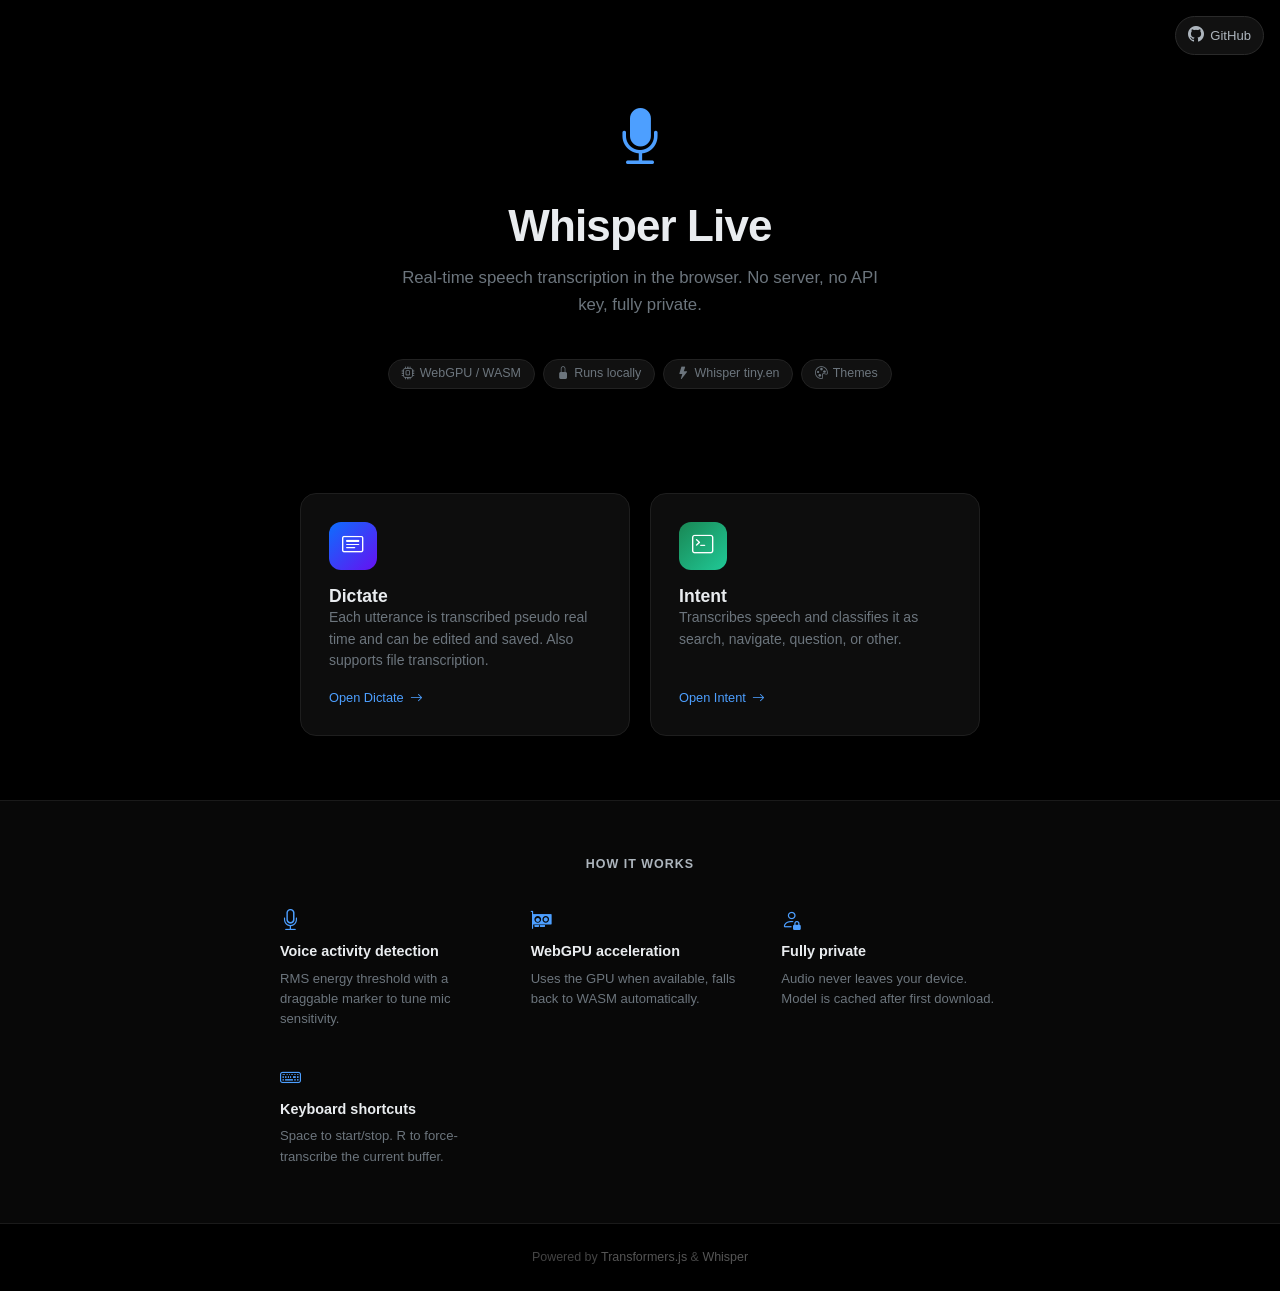
<file: index.html>
<!doctype html>
<html lang="en">
<head>
  <meta charset="utf-8" />
  <meta name="viewport" content="width=device-width,initial-scale=1" />
  <title>Whisper Live</title>

  <!-- PWA manifest & theme -->
  <link rel="manifest" href="/manifest.json" />
  <meta name="theme-color" content="#000000" />
  <meta name="mobile-web-app-capable" content="yes" />
  <meta name="apple-mobile-web-app-capable" content="yes" />
  <meta name="apple-mobile-web-app-status-bar-style" content="black-translucent" />
  <meta name="apple-mobile-web-app-title" content="Whisper Live" />
  <link rel="apple-touch-icon" href="/icons/icon.svg" />
  <meta name="description" content="Real-time speech transcription in the browser. No server, no API key, fully private." />

  <link href="https://cdn.jsdelivr.net/npm/bootstrap@5.3.2/dist/css/bootstrap.min.css" rel="stylesheet">
  <link href="https://cdn.jsdelivr.net/npm/bootstrap-icons@1.11.1/font/bootstrap-icons.css" rel="stylesheet">
  <style>
    * { box-sizing: border-box; }
    body {
      background: #000;
      color: #e9ecef;
      min-height: 100vh;
      display: flex;
      flex-direction: column;
      font-family: -apple-system, BlinkMacSystemFont, "Segoe UI", Roboto, sans-serif;
    }
    a { color: inherit; text-decoration: none; }

    /* GitHub corner */
    .github-link {
      position: fixed;
      top: 1rem;
      right: 1rem;
      display: flex;
      align-items: center;
      gap: 0.4rem;
      font-size: 0.82rem;
      font-weight: 500;
      color: #adb5bd;
      padding: 0.4rem 0.75rem;
      border-radius: 20px;
      border: 1px solid #2a2a2a;
      background: #111;
      transition: color 0.15s, border-color 0.15s;
      z-index: 100;
    }
    .github-link:hover { color: #fff; border-color: #444; }
    .github-link i { font-size: 1rem; }

    /* Hero */
    .hero {
      padding: 6rem 1rem 3rem;
      text-align: center;
    }
    .hero-icon {
      font-size: 3.5rem;
      color: #4d9fff;
      display: block;
      margin-bottom: 1.25rem;
    }
    .hero h1 {
      font-size: 2.75rem;
      font-weight: 700;
      margin-bottom: 0.75rem;
      letter-spacing: -0.02em;
    }
    .hero p {
      font-size: 1.05rem;
      color: #6c757d;
      max-width: 480px;
      margin: 0 auto 2.5rem;
      line-height: 1.6;
    }
    .badges {
      display: flex;
      justify-content: center;
      flex-wrap: wrap;
      gap: 0.5rem;
      margin-bottom: 3.5rem;
    }
    .badge-pill {
      display: inline-flex;
      align-items: center;
      gap: 0.35rem;
      padding: 0.3rem 0.8rem;
      border-radius: 20px;
      font-size: 0.78rem;
      font-weight: 500;
      background: #111;
      color: #6c757d;
      border: 1px solid #222;
    }

    /* App cards */
    .app-cards {
      display: grid;
      grid-template-columns: repeat(auto-fit, minmax(280px, 1fr));
      gap: 1.25rem;
      max-width: 720px;
      margin: 0 auto;
      padding: 0 1.25rem 4rem;
    }
    .app-card {
      background: #0d0d0d;
      border: 1px solid #1e1e1e;
      border-radius: 16px;
      padding: 1.75rem;
      color: #e9ecef;
      transition: border-color 0.15s ease, background 0.15s ease;
      display: flex;
      flex-direction: column;
      gap: 1rem;
    }
    .app-card:hover {
      border-color: #333;
      background: #111;
      color: #e9ecef;
    }
    .app-card-icon {
      width: 48px;
      height: 48px;
      border-radius: 12px;
      display: flex;
      align-items: center;
      justify-content: center;
      font-size: 1.35rem;
      color: white;
    }
    .icon-dictate { background: linear-gradient(135deg, #0d6efd, #6610f2); }
    .icon-intent  { background: linear-gradient(135deg, #198754, #20c997); }
    .app-card h2 {
      font-size: 1.1rem;
      font-weight: 600;
      margin: 0;
    }
    .app-card p {
      font-size: 0.875rem;
      color: #6c757d;
      margin: 0;
      line-height: 1.55;
    }
    .app-card-footer {
      display: flex;
      align-items: center;
      gap: 0.4rem;
      font-size: 0.8rem;
      font-weight: 500;
      color: #4d9fff;
      margin-top: auto;
    }

    /* How it works */
    .how-it-works {
      background: #080808;
      border-top: 1px solid #1a1a1a;
      padding: 3.5rem 1.25rem;
    }
    .how-it-works h3 {
      text-align: center;
      font-size: 1.2rem;
      font-weight: 600;
      margin-bottom: 2rem;
      color: #adb5bd;
      text-transform: uppercase;
      letter-spacing: 0.08em;
      font-size: 0.78rem;
    }
    .features {
      display: grid;
      grid-template-columns: repeat(auto-fit, minmax(190px, 1fr));
      gap: 2rem;
      max-width: 720px;
      margin: 0 auto;
    }
    .feature {
      display: flex;
      flex-direction: column;
      gap: 0.5rem;
    }
    .feature i {
      font-size: 1.3rem;
      color: #4d9fff;
    }
    .feature h4 {
      font-size: 0.9rem;
      font-weight: 600;
      margin: 0;
    }
    .feature p {
      font-size: 0.82rem;
      color: #6c757d;
      margin: 0;
      line-height: 1.55;
    }

    footer {
      margin-top: auto;
      padding: 1.5rem 1rem;
      text-align: center;
      font-size: 0.78rem;
      color: #444;
      border-top: 1px solid #1a1a1a;
    }
    footer a { color: #555; }
    footer a:hover { color: #aaa; }

    @media (max-width: 576px) {
      .hero { padding: 4rem 1rem 2rem; }
      .hero h1 { font-size: 2rem; }
      .hero p { font-size: 0.95rem; margin-bottom: 2rem; }
      .badges { margin-bottom: 2.5rem; }
      .github-link span { display: none; }
      .app-cards { grid-template-columns: 1fr; padding: 0 1rem 2.5rem; gap: 0.875rem; }
      .app-card { padding: 1.25rem; }
      .how-it-works { padding: 2.5rem 1rem; }
      .features { grid-template-columns: repeat(2, 1fr); gap: 1.5rem 1.25rem; max-width: none; }
      .feature i { font-size: 1.1rem; }
    }
    @media (max-width: 340px) {
      .hero h1 { font-size: 1.65rem; }
      .features { grid-template-columns: 1fr; }
    }

    /* PWA install prompt banner */
    #pwa-install-banner {
      display: none;
      position: fixed;
      bottom: 1.25rem;
      left: 50%;
      transform: translateX(-50%);
      z-index: 200;
      background: #111;
      border: 1px solid #2a2a2a;
      border-radius: 16px;
      padding: 0.85rem 1.25rem;
      display: flex;
      align-items: center;
      gap: 0.75rem;
      box-shadow: 0 8px 32px rgba(0,0,0,0.6);
      max-width: calc(100vw - 2rem);
      animation: slideUp 0.3s ease;
    }
    #pwa-install-banner.hidden { display: none !important; }
    #pwa-install-banner .banner-icon { font-size: 1.4rem; color: #4d9fff; flex-shrink: 0; }
    #pwa-install-banner .banner-text { flex: 1; }
    #pwa-install-banner .banner-text strong { font-size: 0.85rem; color: #e9ecef; display: block; }
    #pwa-install-banner .banner-text span  { font-size: 0.78rem; color: #6c757d; }
    #pwa-install-banner .banner-install {
      padding: 0.4rem 0.9rem;
      background: #4d9fff;
      color: #fff;
      border: none;
      border-radius: 20px;
      font-size: 0.8rem;
      font-weight: 600;
      cursor: pointer;
      flex-shrink: 0;
      transition: background 0.15s;
    }
    #pwa-install-banner .banner-install:hover { background: #3a8ee6; }
    #pwa-install-banner .banner-dismiss {
      background: none;
      border: none;
      color: #555;
      font-size: 1rem;
      cursor: pointer;
      padding: 0.2rem;
      flex-shrink: 0;
      line-height: 1;
    }
    #pwa-install-banner .banner-dismiss:hover { color: #aaa; }
    @keyframes slideUp {
      from { opacity: 0; transform: translateX(-50%) translateY(20px); }
      to   { opacity: 1; transform: translateX(-50%) translateY(0); }
    }
    @media (max-width: 480px) {
      #pwa-install-banner { bottom: 0.75rem; border-radius: 12px; }
    }

    /* SW update toast */
    #pwa-update-toast {
      display: none;
      position: fixed;
      top: 1rem;
      left: 50%;
      transform: translateX(-50%);
      z-index: 201;
      background: #0d6efd;
      color: #fff;
      border-radius: 12px;
      padding: 0.65rem 1rem;
      font-size: 0.82rem;
      box-shadow: 0 4px 20px rgba(13,110,253,0.4);
      align-items: center;
      gap: 0.6rem;
      cursor: pointer;
      white-space: nowrap;
    }
    #pwa-update-toast.visible { display: flex; }
  </style>
</head>
<body>

  <a class="github-link" href="https://github.com/RealGPT1/whisper-live" target="_blank" rel="noopener">
    <i class="bi bi-github"></i>
    <span>GitHub</span>
  </a>

  <div class="hero">
    <i class="bi bi-mic-fill hero-icon"></i>
    <h1>Whisper Live</h1>
    <p>Real-time speech transcription in the browser. No server, no API key, fully private.</p>
    <div class="badges">
      <span class="badge-pill"><i class="bi bi-cpu"></i> WebGPU / WASM</span>
      <span class="badge-pill"><i class="bi bi-lock-fill"></i> Runs locally</span>
      <span class="badge-pill"><i class="bi bi-lightning-fill"></i> Whisper tiny.en</span>
      <span class="badge-pill"><i class="bi bi-palette"></i> Themes</span>
    </div>
  </div>

  <div class="app-cards">

    <a class="app-card" href="dictate/">
      <div class="app-card-icon icon-dictate">
        <i class="bi bi-card-text"></i>
      </div>
      <div>
        <h2>Dictate</h2>
        <p>Each utterance is transcribed pseudo real time and can be edited and saved. Also supports file transcription.</p>
      </div>
      <div class="app-card-footer">
        Open Dictate <i class="bi bi-arrow-right"></i>
      </div>
    </a>

    <a class="app-card" href="intent/">
      <div class="app-card-icon icon-intent">
        <i class="bi bi-terminal"></i>
      </div>
      <div>
        <h2>Intent</h2>
        <p>Transcribes speech and classifies it as search, navigate, question, or other.</p>
      </div>
      <div class="app-card-footer">
        Open Intent <i class="bi bi-arrow-right"></i>
      </div>
    </a>

  </div>

  <div class="how-it-works">
    <h3>How it works</h3>
    <div class="features">
      <div class="feature">
        <i class="bi bi-mic"></i>
        <h4>Voice activity detection</h4>
        <p>RMS energy threshold with a draggable marker to tune mic sensitivity.</p>
      </div>
      <div class="feature">
        <i class="bi bi-gpu-card"></i>
        <h4>WebGPU acceleration</h4>
        <p>Uses the GPU when available, falls back to WASM automatically.</p>
      </div>
      <div class="feature">
        <i class="bi bi-person-lock"></i>
        <h4>Fully private</h4>
        <p>Audio never leaves your device. Model is cached after first download.</p>
      </div>
      <div class="feature">
        <i class="bi bi-keyboard"></i>
        <h4>Keyboard shortcuts</h4>
        <p>Space to start/stop. R to force-transcribe the current buffer.</p>
      </div>
    </div>
  </div>

  <footer>
    Powered by <a href="https://github.com/xenova/transformers.js" target="_blank" rel="noopener">Transformers.js</a>
    &amp; <a href="https://github.com/openai/whisper" target="_blank" rel="noopener">Whisper</a>
  </footer>

  <!-- PWA install prompt banner -->
  <div id="pwa-install-banner" class="hidden" role="complementary" aria-label="Install app prompt">
    <i class="bi bi-phone banner-icon" aria-hidden="true"></i>
    <div class="banner-text">
      <strong>Install Whisper Live</strong>
      <span>Works offline · Models cached</span>
    </div>
    <button class="banner-install" id="pwa-install-btn" aria-label="Install app">Install</button>
    <button class="banner-dismiss" id="pwa-dismiss-btn" aria-label="Dismiss install prompt">✕</button>
  </div>

  <!-- SW update notification -->
  <div id="pwa-update-toast" role="status" aria-live="polite">
    <i class="bi bi-arrow-repeat" aria-hidden="true"></i>
    Update available — tap to reload
  </div>

  <script>
    // ── Service Worker registration ──────────────────────────────────────────
    if ('serviceWorker' in navigator) {
      window.addEventListener('load', async () => {
        try {
          const reg = await navigator.serviceWorker.register('/sw.js', { scope: '/' });

          // Detect when a new SW is waiting and show update toast
          const showUpdateToast = (sw) => {
            const toast = document.getElementById('pwa-update-toast');
            toast.classList.add('visible');
            toast.addEventListener('click', () => {
              sw.postMessage({ type: 'SKIP_WAITING' });
            }, { once: true });
          };

          if (reg.waiting) showUpdateToast(reg.waiting);

          reg.addEventListener('updatefound', () => {
            const newSW = reg.installing;
            newSW?.addEventListener('statechange', () => {
              if (newSW.state === 'installed' && navigator.serviceWorker.controller) {
                showUpdateToast(newSW);
              }
            });
          });

          // Reload when new SW takes control
          let refreshing = false;
          navigator.serviceWorker.addEventListener('controllerchange', () => {
            if (!refreshing) { refreshing = true; location.reload(); }
          });
        } catch (err) {
          console.warn('SW registration failed:', err);
        }
      });
    }

    // ── PWA install prompt ───────────────────────────────────────────────────
    let deferredInstallPrompt = null;
    const installBanner  = document.getElementById('pwa-install-banner');
    const installBtn     = document.getElementById('pwa-install-btn');
    const dismissBtn     = document.getElementById('pwa-dismiss-btn');

    window.addEventListener('beforeinstallprompt', (e) => {
      e.preventDefault();  // stop the browser's default mini-infobar
      deferredInstallPrompt = e;
      // Only show banner if user hasn't dismissed it before
      if (!localStorage.getItem('pwa-install-dismissed')) {
        installBanner.classList.remove('hidden');
      }
    });

    installBtn?.addEventListener('click', async () => {
      if (!deferredInstallPrompt) return;
      installBanner.classList.add('hidden');
      deferredInstallPrompt.prompt();
      const { outcome } = await deferredInstallPrompt.userChoice;
      if (outcome === 'accepted') localStorage.setItem('pwa-install-dismissed', '1');
      deferredInstallPrompt = null;
    });

    dismissBtn?.addEventListener('click', () => {
      installBanner.classList.add('hidden');
      localStorage.setItem('pwa-install-dismissed', '1');
    });

    // Hide banner when app is already installed
    window.addEventListener('appinstalled', () => {
      installBanner.classList.add('hidden');
      deferredInstallPrompt = null;
    });
  </script>

</body>
</html>
</file>
